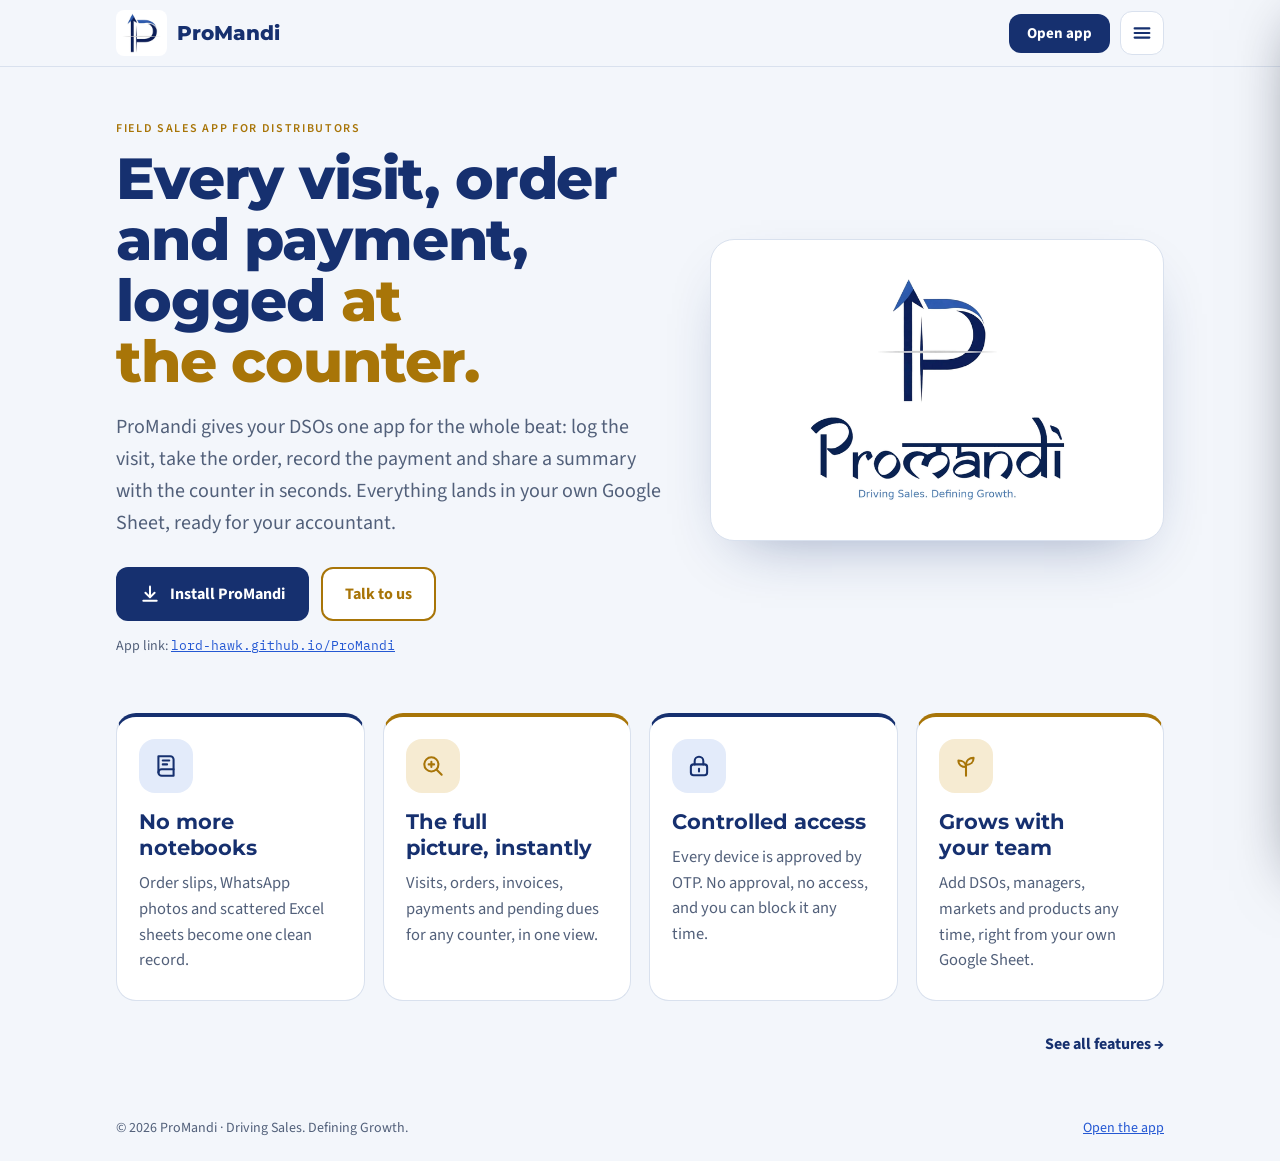
<file: about.html>
<!doctype html>
<html lang="en">
<head>
<meta charset="utf-8">
<meta name="viewport" content="width=device-width, initial-scale=1, viewport-fit=cover">
<meta name="description" content="ProMandi – field sales app for distributors: visits, orders, payments, beat targets and invoices, on your own Google Sheets.">
<style>:root{color-scheme:light;padding-top:env(safe-area-inset-top,0px);padding-bottom:env(safe-area-inset-bottom,0px)}body{margin:0}img,video{max-width:100%}[hidden]{display:none!important}</style>
<title>ProMandi</title>
<link rel="preconnect" href="https://fonts.googleapis.com">
<link rel="preconnect" href="https://fonts.gstatic.com" crossorigin>
<link rel="stylesheet" href="https://fonts.googleapis.com/css2?family=Montserrat:wght@600;700;800&family=Source+Sans+3:wght@400;600;700&family=IBM+Plex+Mono:wght@400;500&display=swap">
<style>
/* Layout: one column of full-width bands; the hero pairs the claim with the live logo animation on a white "card",
   features sit in a two-column ledger, install steps are real numbered sequences, contact closes the page. */
:root{
  --navy:#16306F; --blue:#2458D3; --gold:#A87508; --gold-soft:#F6EBD2;
  --bg:#F3F6FB; --surface:#FFFFFF; --ink:#0E1A33; --muted:#52607A; --line:#D9E1EE; --band:#E7EEF9;
  --ok:#0F7A55;
  --f-display:"Montserrat","Segoe UI",Arial,sans-serif;
  --f-body:"Source Sans 3","Segoe UI",Roboto,Arial,sans-serif;
  --f-mono:"IBM Plex Mono",ui-monospace,Menlo,Consolas,monospace;
}
@media (prefers-color-scheme: dark){:root:not([data-theme="light"]){
  --navy:#9DB8FF; --blue:#7FA2FF; --gold:#E2B24A; --gold-soft:#3A2E14;
  --bg:#0C1324; --surface:#141D33; --ink:#E7ECF7; --muted:#A3AFC8; --line:#27324D; --band:#111A2E; --ok:#4FD1A0; color-scheme:dark}}
:root[data-theme="dark"]{
  --navy:#9DB8FF; --blue:#7FA2FF; --gold:#E2B24A; --gold-soft:#3A2E14;
  --bg:#0C1324; --surface:#141D33; --ink:#E7ECF7; --muted:#A3AFC8; --line:#27324D; --band:#111A2E; --ok:#4FD1A0; color-scheme:dark}

*{box-sizing:border-box}
body{background:var(--bg);color:var(--ink);font:17px/1.6 var(--f-body)}
a{color:var(--blue)}
a:focus-visible,button:focus-visible{outline:3px solid var(--gold);outline-offset:2px}
.wrap{max-width:1080px;margin:0 auto;padding-left:max(16px, env(safe-area-inset-left, 0px));padding-right:max(16px, env(safe-area-inset-right, 0px))}
h1,h2,h3{font-family:var(--f-display);color:var(--navy);text-wrap:balance;margin:0}
h2{font-size:clamp(26px,4vw,36px);line-height:1.15;font-weight:800;letter-spacing:-.01em}
h3{font-size:19px;font-weight:700}
p{margin:0}
.eyebrow{font:600 12px/1 var(--f-body);letter-spacing:.14em;text-transform:uppercase;color:var(--gold)}
.mono{font-family:var(--f-mono);font-size:.92em}
.btn{display:inline-flex;align-items:center;gap:10px;font:700 16px/1 var(--f-body);text-decoration:none;border-radius:12px;padding:15px 22px;border:2px solid transparent}
.btn.primary{background:var(--navy);color:var(--surface)}
.btn.gold{background:var(--surface);color:var(--gold);border-color:var(--gold)}
.btn svg{flex:none}

/* header */
header.top{position:sticky;top:env(safe-area-inset-top,0px);z-index:20;background:var(--bg);border-bottom:1px solid var(--line)}
body::before{content:"";position:fixed;inset:0 0 auto;height:env(safe-area-inset-top,0px);z-index:10;background:var(--bg)}
header.top .wrap{display:flex;align-items:center;justify-content:space-between;gap:16px;padding-block:10px}
.brand{display:flex;align-items:center;gap:10px;text-decoration:none;color:var(--navy);font:800 20px var(--f-display)}
.brand img{height:46px;width:auto;background:#fff;border-radius:8px;padding:3px 5px}
.hdr-acts{display:flex;align-items:center;gap:10px;margin-left:auto}
.menu-btn{width:44px;height:44px;display:grid;place-items:center;border:1px solid var(--line);background:var(--surface);color:var(--navy);border-radius:12px;cursor:pointer;padding:0}
.menu-btn:hover{border-color:var(--navy)}
/* side menu */
.scrim{position:fixed;inset:0;z-index:40;background:rgba(8,15,35,.45);opacity:0;pointer-events:none;transition:opacity .25s}
.scrim.on{opacity:1;pointer-events:auto}
.drawer{position:fixed;top:0;right:0;bottom:0;z-index:41;width:min(320px,86vw);background:var(--surface);border-left:1px solid var(--line);box-shadow:-24px 0 60px -30px rgba(8,15,35,.6);transform:translateX(105%);transition:transform .28s ease;display:flex;flex-direction:column;padding:calc(14px + env(safe-area-inset-top,0px)) 14px calc(14px + env(safe-area-inset-bottom,0px))}
.drawer.on{transform:none}
.drawer .dhead{display:flex;align-items:center;justify-content:space-between;padding:4px 6px 14px;border-bottom:1px solid var(--line)}
.drawer .dhead img{height:52px;width:auto;background:#fff;border-radius:8px;padding:3px 5px}
.drawer nav{display:grid;gap:4px;padding-top:12px}
.drawer nav a{display:flex;align-items:center;justify-content:space-between;padding:13px 14px;border-radius:10px;color:var(--ink);text-decoration:none;font:600 17px var(--f-body)}
.drawer nav a:hover{background:var(--band)}
.drawer nav a[aria-current="page"]{background:var(--navy);color:var(--surface)}
.drawer nav a span{font:500 12px var(--f-mono);opacity:.6}
.drawer .dfoot{margin-top:auto;padding:14px 6px 0;border-top:1px solid var(--line);font-size:14px;color:var(--muted)}
/* one page at a time */
.page{display:none;min-height:70vh}
.page.on{display:block}
@keyframes pgin{from{opacity:0;transform:translateY(6px)}to{opacity:1;transform:none}}
.next{display:flex;justify-content:flex-end}
.next a{font:700 16px var(--f-body);text-decoration:none;color:var(--navy)}
@media (max-width:420px){header.top .btn.primary{padding:10px 12px!important}.brand{font-size:0;gap:0}}

/* hero */
.hero .wrap{display:grid;grid-template-columns:1.1fr .9fr;gap:40px;align-items:center;padding-block:56px 48px}
.hero h1{font-size:clamp(34px,5.6vw,58px);line-height:1.05;font-weight:800;letter-spacing:-.02em}
.hero h1 em{font-style:normal;color:var(--gold)}
.hero .lead{font-size:clamp(17px,2vw,20px);color:var(--muted);max-width:34em;margin-top:18px}
.hero .ctas{display:flex;flex-wrap:wrap;gap:12px;margin-top:28px}
.hero .applink{margin-top:14px;font-size:14px;color:var(--muted)}
.stage{background:#fff;border:1px solid var(--line);border-radius:24px;padding:18px;box-shadow:0 24px 60px -30px rgba(22,48,111,.45);aspect-ratio:3/2;display:flex;align-items:center;justify-content:center;max-width:100%}
.stage video,.stage img{width:100%;height:100%;object-fit:contain;display:block}
@media (max-width:820px){.hero .wrap{grid-template-columns:1fr;padding-block:36px}.stage{order:-1}}

/* proof strip: the real formats the app writes */
.strip{border-block:1px solid var(--line);background:var(--band)}
.strip .wrap{display:grid;grid-template-columns:repeat(4,1fr);gap:16px;padding-block:20px}
.strip div{min-width:0}
.strip b{display:block;font:500 15px var(--f-mono);color:var(--navy);overflow-wrap:anywhere}
.strip span{font-size:14px;color:var(--muted)}
@media (max-width:820px){.strip .wrap{grid-template-columns:1fr 1fr}}

section.block .wrap{padding-block:64px}
.head{display:grid;gap:10px;max-width:46em;margin-bottom:32px}
.head p:not(.eyebrow){color:var(--muted);font-size:18px}

/* features ledger */
.ledger{display:grid;grid-template-columns:1fr 1fr;border-top:2px solid var(--navy)}
.ledger article{padding:22px 24px 24px 0;border-bottom:1px solid var(--line);display:grid;gap:8px;min-width:0}
.ledger article:nth-child(even){padding-left:24px;border-left:1px solid var(--line)}
.ledger p{color:var(--muted)}
.ledger .tag{font:500 13px var(--f-mono);color:var(--gold)}
@media (max-width:720px){.ledger{grid-template-columns:1fr}.ledger article,.ledger article:nth-child(even){padding:20px 0;border-left:0}}

/* summary message + roles */
.split{display:grid;grid-template-columns:1fr 1fr;gap:40px;align-items:start}
@media (max-width:820px){.split{grid-template-columns:1fr}}
.msg{background:var(--surface);border:1px solid var(--line);border-radius:18px;padding:20px 22px;font:14.5px/1.55 var(--f-mono);white-space:pre-wrap;color:var(--ink);box-shadow:0 18px 40px -28px rgba(22,48,111,.5);min-width:0;overflow-wrap:anywhere}
.msg strong{font-weight:500;color:var(--navy)}
.msg .cap{display:block;font:600 12px var(--f-body);letter-spacing:.12em;text-transform:uppercase;color:var(--muted);margin-bottom:10px}
.roles{display:grid;gap:14px}
.role{display:grid;grid-template-columns:auto 1fr;gap:4px 14px;padding:16px 0;border-bottom:1px solid var(--line)}
.role:first-child{border-top:1px solid var(--line)}
.role .who{font:700 15px var(--f-display);color:var(--navy);grid-row:span 2;min-width:150px}
.role p{color:var(--muted);font-size:16px}
@media (max-width:520px){.role{grid-template-columns:1fr}.role .who{grid-row:auto;min-width:0}}

/* install */
.install{background:var(--band);border-block:1px solid var(--line)}
.cols{display:grid;grid-template-columns:repeat(3,1fr);gap:20px}
@media (max-width:900px){.cols{grid-template-columns:1fr}}
.panel{background:var(--surface);border:1px solid var(--line);border-radius:16px;padding:22px;min-width:0}
.panel h3{display:flex;align-items:center;gap:10px;margin-bottom:12px}
.panel h3 small{font:500 12px var(--f-mono);color:var(--muted);font-weight:500}
ol.steps{margin:0;padding-left:22px;display:grid;gap:9px}
ol.steps li::marker{font-family:var(--f-mono);color:var(--gold)}
.note{margin-top:14px;font-size:15px;color:var(--muted)}
.reg{margin-top:20px}
.reg dl{margin:0;display:grid;gap:12px}
.reg dt{font-weight:700;color:var(--navy)}
.reg dd{margin:2px 0 0;color:var(--muted)}

/* pricing + creator */
.pricing{display:flex;flex-wrap:wrap;gap:24px;align-items:center;justify-content:space-between;background:var(--surface);border:1px solid var(--line);border-left:6px solid var(--gold);border-radius:16px;padding:26px 28px}
.pricing p{color:var(--muted);max-width:40em}
.creator{display:grid;grid-template-columns:auto 1fr;gap:28px;align-items:center}
.mono-avatar{width:120px;height:120px;border-radius:50%;background:var(--navy);color:var(--surface);display:grid;place-items:center;font:800 40px var(--f-display);letter-spacing:.02em}
.creator dl{display:grid;grid-template-columns:max-content 1fr;gap:6px 18px;margin:14px 0 0}
.creator dt{color:var(--muted);font-size:15px}
.creator dd{margin:0;font-weight:600;min-width:0}
@media (max-width:620px){.creator{grid-template-columns:1fr}.creator dl{grid-template-columns:1fr}.creator dt{margin-top:6px}}

/* contact */
.contact{background:var(--navy);color:var(--surface)}
:root .contact h2{color:var(--surface)}
.contact .wrap{padding-block:56px}
.contact .grid{display:grid;grid-template-columns:repeat(auto-fit,minmax(min(100%,240px),1fr));gap:16px;margin-top:26px}
.card{background:color-mix(in srgb,var(--surface) 10%,transparent);border:1px solid color-mix(in srgb,var(--surface) 25%,transparent);border-radius:14px;padding:16px;display:grid;gap:6px;min-width:0}
.card span{font-size:13px;letter-spacing:.1em;text-transform:uppercase;opacity:.8}
.card b{font:500 15.5px var(--f-mono);overflow-wrap:break-word;word-break:break-word;user-select:all}
.card .acts{display:flex;gap:8px;flex-wrap:wrap;margin-top:4px}
.card a,.card button{font:600 14px var(--f-body);color:var(--navy);background:var(--surface);border:0;border-radius:8px;padding:7px 12px;text-decoration:none;cursor:pointer}
footer{padding-block:22px;color:var(--muted);font-size:14px}
footer .wrap{display:flex;flex-wrap:wrap;gap:10px;justify-content:space-between}
.toast{position:fixed;left:50%;bottom:calc(20px + env(safe-area-inset-bottom,0px));transform:translateX(-50%);background:var(--ink);color:var(--bg);padding:10px 16px;border-radius:99px;font-weight:600;opacity:0;transition:opacity .2s;pointer-events:none}
.toast.show{opacity:1}
@media (prefers-reduced-motion:reduce){*{transition:none!important}}

/* features gallery: real app screens with one-line captions */
.gallery{display:grid;grid-template-columns:repeat(4,minmax(0,1fr));gap:34px 26px}
@media (max-width:980px){.gallery{grid-template-columns:repeat(2,minmax(0,1fr))}}
.shot{margin:0;display:grid;gap:12px;min-width:0;align-content:start;align-self:start}
.phone{background:#0E1A33;border-radius:30px;padding:8px;box-shadow:0 26px 50px -30px rgba(22,48,111,.6);transition:transform .2s}
.phone img{display:block;width:100%;height:auto;border-radius:23px;aspect-ratio:540/900;object-fit:cover;object-position:top}
.shot:hover .phone{transform:translateY(-4px)}
.shot figcaption{display:grid;gap:2px;padding-inline:4px}
.shot figcaption .tag{font:500 12px var(--f-mono);color:var(--gold);letter-spacing:.04em}
.shot figcaption b{font:700 17px var(--f-display);color:var(--navy)}
.shot figcaption span:not(.tag){color:var(--muted);font-size:15px;line-height:1.4}
.swipe{display:none}
.roles2{display:grid;grid-template-columns:minmax(0,1.1fr) minmax(0,1fr);gap:40px;align-items:center}
.duo{display:grid;grid-template-columns:1fr 1fr;gap:20px}
.duo figcaption{text-align:center}
.chips{list-style:none;margin:0;padding:0;display:grid;gap:12px}
.chips li{display:grid;gap:2px;background:var(--surface);border:1px solid var(--line);border-left:5px solid var(--navy);border-radius:12px;padding:14px 16px}
.chips b{font:700 16px var(--f-display);color:var(--navy)}
.chips span{color:var(--muted);font-size:15px}
@media (max-width:820px){.roles2{grid-template-columns:1fr}}
@media (max-width:720px){
  .swipe{display:block;font-size:15px!important;color:var(--gold)!important;font-weight:600}
  .gallery{display:flex;overflow-x:auto;scroll-snap-type:x mandatory;gap:16px;margin-inline:calc(-1 * max(16px, env(safe-area-inset-left, 0px)));padding:4px max(16px, env(safe-area-inset-left, 0px)) 18px;scrollbar-width:none}
  .gallery::-webkit-scrollbar{display:none}
  .gallery .shot{flex:0 0 68%;scroll-snap-align:center}
}

/* install page: device tabs + picture steps */
.ptabs{display:inline-flex;gap:6px;background:var(--surface);border:1px solid var(--line);border-radius:14px;padding:5px;margin-bottom:26px;flex-wrap:wrap}
.ptabs button{border:0;background:none;font:700 15px var(--f-body);color:var(--muted);padding:10px 16px;border-radius:10px;cursor:pointer}
.ptabs button[aria-selected="true"]{background:var(--navy);color:var(--surface)}
.gallery.steps3{grid-template-columns:repeat(3,minmax(0,1fr))}
.gallery.steps3 .phone{max-width:280px;width:100%;justify-self:center}
.gallery.steps3 .shot{justify-items:center;text-align:center}.gallery.steps3 .laptop{width:100%}
.laptop{background:#0E1A33;border-radius:14px;padding:8px;box-shadow:0 26px 50px -30px rgba(22,48,111,.6)}
.laptop img{display:block;width:100%;height:auto;border-radius:8px;aspect-ratio:8/5}
.install .note{margin-top:18px}
.reg-chips{margin-top:30px;grid-template-columns:1fr 1fr}
@media (max-width:820px){.reg-chips{grid-template-columns:1fr}}
@media (max-width:980px){.gallery.steps3{grid-template-columns:repeat(3,minmax(0,1fr))}}
@media (max-width:720px){.gallery.steps3 .shot{flex:0 0 68%}.pset[data-p="pc"] .gallery .shot{flex:0 0 86%}}

/* home: benefit cards (replaces the old format strip) */
.benefits .wrap{display:grid;grid-template-columns:repeat(4,minmax(0,1fr));gap:18px;padding-block:8px 8px}
.ben{background:var(--surface);border:1px solid var(--line);border-top:4px solid var(--navy);border-radius:20px;padding:22px 22px 26px;display:grid;gap:10px;align-content:start}
.ben:nth-child(even){border-top-color:var(--gold)}
.ben-ic{width:54px;height:54px;border-radius:16px;display:grid;place-items:center;margin-bottom:6px}
.ben-ic.n{background:#E3EBFA;color:var(--navy)}
.ben-ic.g{background:var(--gold-soft);color:var(--gold)}
.ben h3{font:700 clamp(19px,2.2vw,21px)/1.25 var(--f-display);color:var(--navy)}
.ben p{color:var(--muted);font-size:16.5px;line-height:1.55}
@media (max-width:980px){.benefits .wrap{grid-template-columns:repeat(2,minmax(0,1fr))}}
@media (max-width:560px){.benefits .wrap{grid-template-columns:1fr;gap:16px}}
</style>

</head>
<body>
<header class="top">
  <div class="wrap">
    <a class="brand" href="#home"><img src="site/6c8262ee4f.png" alt="ProMandi">ProMandi</a>
    <div class="hdr-acts">
      <a class="btn primary" href="https://lord-hawk.github.io/ProMandi" target="_blank" rel="noopener" style="padding:10px 16px;font-size:15px">Open app</a>
      <button class="menu-btn" id="menuBtn" type="button" aria-label="Open menu" aria-controls="drawer" aria-expanded="false">
        <svg width="22" height="22" viewBox="0 0 24 24" fill="none" stroke="currentColor" stroke-width="2.4" stroke-linecap="round" aria-hidden="true"><path d="M4 7h16M4 12h16M4 17h16"/></svg>
      </button>
    </div>
  </div>
</header>
<div class="scrim" id="scrim"></div>
<aside class="drawer" id="drawer" aria-label="Menu" aria-hidden="true">
  <div class="dhead"><img src="site/6c8262ee4f.png" alt="ProMandi">
    <button class="menu-btn" id="menuClose" type="button" aria-label="Close menu"><svg width="20" height="20" viewBox="0 0 24 24" fill="none" stroke="currentColor" stroke-width="2.4" stroke-linecap="round" aria-hidden="true"><path d="M6 6l12 12M18 6 6 18"/></svg></button></div>
  <nav aria-label="Pages">
    <a href="#home">Home <span>01</span></a>
    <a href="#features">Features <span>02</span></a>
    <a href="#install">Install <span>03</span></a>
    <a href="#pricing">Pricing <span>04</span></a>
    <a href="#creator">Creator <span>05</span></a>
    <a href="#contact">Contact <span>06</span></a>
  </nav>
  <div class="dfoot">Driving Sales. Defining Growth.</div>
</aside>
<main id="pages">

<div class="page" data-page="home" data-title="Home">
<section class="hero">
  <div class="wrap">
    <div>
      <p class="eyebrow">Field sales app for distributors</p>
      <h1 style="margin-top:14px">Every visit, order and payment, logged <em>at the counter.</em></h1>
      <p class="lead">ProMandi gives your DSOs one app for the whole beat: log the visit, take the order, record the payment and share a summary with the counter in seconds. Everything lands in your own Google Sheet, ready for your accountant.</p>
      <div class="ctas">
        <a class="btn primary" href="https://lord-hawk.github.io/ProMandi" target="_blank" rel="noopener">
          <svg width="20" height="20" viewBox="0 0 24 24" fill="none" stroke="currentColor" stroke-width="2.4" stroke-linecap="round" stroke-linejoin="round" aria-hidden="true"><path d="M12 3v12"/><path d="M6.5 10.5 12 16l5.5-5.5"/><path d="M4 20h16"/></svg>
          Install ProMandi</a>
        <a class="btn gold" href="#contact">Talk to us</a>
      </div>
      <p class="applink">App link: <a class="mono" href="https://lord-hawk.github.io/ProMandi" target="_blank" rel="noopener">lord-hawk.github.io/ProMandi</a></p>
    </div>
    <div class="stage">
      <video src="site/0efb64f281.mp4" poster="site/91d44da412.png" autoplay muted loop playsinline aria-label="ProMandi logo animation"></video>
    </div>
  </div>
</section>

<section class="benefits" aria-label="Why ProMandi">
  <div class="wrap">
    <article class="ben"><span class="ben-ic n"><svg width="26" height="26" viewBox="0 0 24 24" fill="none" stroke="currentColor" stroke-width="1.9" stroke-linecap="round" stroke-linejoin="round" aria-hidden="true"><path d="M5 3h11a3 3 0 0 1 3 3v15H8a3 3 0 0 1-3-3z"/><path d="M5 18a3 3 0 0 1 3-3h11"/><path d="M9 7h6M9 10.5h4"/></svg></span><h3>No more notebooks</h3><p>Order slips, WhatsApp photos and scattered Excel sheets become one clean record.</p></article>
    <article class="ben"><span class="ben-ic g"><svg width="26" height="26" viewBox="0 0 24 24" fill="none" stroke="currentColor" stroke-width="1.9" stroke-linecap="round" stroke-linejoin="round" aria-hidden="true"><circle cx="10.5" cy="10.5" r="6.5"/><path d="m20 20-4.6-4.6"/><path d="M8 10.5h5M10.5 8v5"/></svg></span><h3>The full picture, instantly</h3><p>Visits, orders, invoices, payments and pending dues for any counter, in one view.</p></article>
    <article class="ben"><span class="ben-ic n"><svg width="26" height="26" viewBox="0 0 24 24" fill="none" stroke="currentColor" stroke-width="1.9" stroke-linecap="round" stroke-linejoin="round" aria-hidden="true"><rect x="4.5" y="10.5" width="15" height="10" rx="2.5"/><path d="M8 10.5V7.5a4 4 0 0 1 8 0v3"/><path d="M12 14.5v2.5"/></svg></span><h3>Controlled access</h3><p>Every device is approved by OTP. No approval, no access, and you can block it any time.</p></article>
    <article class="ben"><span class="ben-ic g"><svg width="26" height="26" viewBox="0 0 24 24" fill="none" stroke="currentColor" stroke-width="1.9" stroke-linecap="round" stroke-linejoin="round" aria-hidden="true"><path d="M12 21V11"/><path d="M12 13c0-4-3-6-7-6 0 4 3 6 7 6z"/><path d="M12 11c0-4 3-6.5 7-6.5 0 4-3 6.5-7 6.5z"/></svg></span><h3>Grows with your team</h3><p>Add DSOs, managers, markets and products any time, right from your own Google Sheet.</p></article>
  </div>
</section>

<div class="block" style="padding:0"><div class="wrap next" style="padding-block:24px 40px"><a href="#features">See all features →</a></div></div>
</div>

<div class="page" data-page="features" data-title="Features">
<section class="block">
  <div class="wrap">
    <div class="head">
      <p class="eyebrow">What it does</p>
      <h2>See it in action</h2>
      <p class="swipe">Swipe to see more →</p>
    </div>
    <div class="gallery">
      <figure class="shot"><div class="phone"><img src="site/41aca13bf5.webp" alt="Visit in a few taps screen" loading="lazy" width="540" height="900"></div>
        <figcaption><span class="tag">Log Visits</span><b>Visit in a few taps</b><span>Beat, market, counter – all from lists.</span></figcaption></figure>
      <figure class="shot"><div class="phone"><img src="site/fb87c2b8ea.webp" alt="Products & rates screen" loading="lazy" width="540" height="900"></div>
        <figcaption><span class="tag">Orders</span><b>Products & rates</b><span>Pick the product; the rate fills itself.</span></figcaption></figure>
      <figure class="shot"><div class="phone"><img src="site/ac517533a1.webp" alt="WhatsApp summary screen" loading="lazy" width="540" height="900"></div>
        <figcaption><span class="tag">Share</span><b>WhatsApp summary</b><span>Copy or share – with today’s team totals.</span></figcaption></figure>
      <figure class="shot"><div class="phone"><img src="site/fa66941568.webp" alt="Start the day screen" loading="lazy" width="540" height="900"></div>
        <figcaption><span class="tag">Check In</span><b>Start the day</b><span>Time, location and today’s beat.</span></figcaption></figure>
      <figure class="shot"><div class="phone"><img src="site/3043c84d9c.webp" alt="Fix a mistake screen" loading="lazy" width="540" height="900"></div>
        <figcaption><span class="tag">Previous Entries</span><b>Fix a mistake</b><span>View or edit today’s entries.</span></figcaption></figure>
      <figure class="shot"><div class="phone"><img src="site/6f86ea7509.webp" alt="The day on a map screen" loading="lazy" width="540" height="900"></div>
        <figcaption><span class="tag">Check Out</span><b>The day on a map</b><span>Every stop, pinned in order.</span></figcaption></figure>
      <figure class="shot"><div class="phone"><img src="site/e00f286d79.webp" alt="One file for the day screen" loading="lazy" width="540" height="900"></div>
        <figcaption><span class="tag">Day End PDF</span><b>One file for the day</b><span>Map, order &amp; payment report, every entry.</span></figcaption></figure>
      <figure class="shot"><div class="phone"><img src="site/20c2ab8e43.webp" alt="Target vs achieved screen" loading="lazy" width="540" height="900"></div>
        <figcaption><span class="tag">Beat Targets</span><b>Target vs achieved</b><span>Every market, this month.</span></figcaption></figure>
      <figure class="shot"><div class="phone"><img src="site/1f46b67273.webp" alt="Who still owes screen" loading="lazy" width="540" height="900"></div>
        <figcaption><span class="tag">Payments Pending</span><b>Who still owes</b><span>Pending money, counter by counter.</span></figcaption></figure>
      <figure class="shot"><div class="phone"><img src="site/a71a6b5552.webp" alt="Full counter history screen" loading="lazy" width="540" height="900"></div>
        <figcaption><span class="tag">Counter Search</span><b>Full counter history</b><span>Orders, invoices, payments – instantly.</span></figcaption></figure>
      <figure class="shot"><div class="phone"><img src="site/df019cffe7.webp" alt="Everyone’s work, in view screen" loading="lazy" width="540" height="900"></div>
        <figcaption><span class="tag">Head of Operations</span><b>Everyone’s work, in view</b><span>The technical side of each person’s day.</span></figcaption></figure>
      <figure class="shot"><div class="phone"><img src="site/2269cdb555.webp" alt="Any day, any dates screen" loading="lazy" width="540" height="900"></div>
        <figcaption><span class="tag">Summaries</span><b>Any day, any dates</b><span>General PDF or End Day report.</span></figcaption></figure>
      <figure class="shot"><div class="phone"><img src="site/6f134ccd02.webp" alt="Profit, day to year screen" loading="lazy" width="540" height="900"></div>
        <figcaption><span class="tag">Profit and Loss</span><b>Profit, day to year</b><span>Sale vs buy, in- or ex-GST.</span></figcaption></figure>
      <figure class="shot"><div class="phone"><img src="site/ac02d21274.webp" alt="Profit per product screen" loading="lazy" width="540" height="900"></div>
        <figcaption><span class="tag">By Product</span><b>Profit per product</b><span>Spot the low-margin items.</span></figcaption></figure>
      <figure class="shot"><div class="phone"><img src="site/964324a366.webp" alt="Works without signal screen" loading="lazy" width="540" height="900"></div>
        <figcaption><span class="tag">Offline</span><b>Works without signal</b><span>Saves now, uploads by itself later.</span></figcaption></figure>
      <figure class="shot"><div class="phone"><img src="site/75df21e6e8.webp" alt="You approve every device screen" loading="lazy" width="540" height="900"></div>
        <figcaption><span class="tag">Control</span><b>You approve every device</b><span>OTP to the Head; block any time.</span></figcaption></figure>
    </div>
  </div>
</section>

<section class="block" style="padding-top:0">
  <div class="wrap">
    <div class="head" style="margin-bottom:22px"><p class="eyebrow">One app, four roles</p><h2>Each person sees only their job</h2></div>
    <div class="roles2">
      <div class="duo">
        <figure class="shot"><div class="phone"><img src="site/93ddbb02fa.webp" alt="DSO home screen" loading="lazy" width="540" height="900"></div><figcaption><b>DSO home</b></figcaption></figure>
        <figure class="shot"><div class="phone"><img src="site/08e3078b2c.webp" alt="Accountant home screen" loading="lazy" width="540" height="900"></div><figcaption><b>Accountant home</b></figcaption></figure>
      </div>
      <ul class="chips">
        <li><b>DSO</b><span>Check In, visits, orders, payments, Check Out</span></li>
        <li><b>Manager</b><span>Field work, every DSO's beats, Profit and Loss</span></li>
        <li><b>Head of Operations</b><span>Approves the team, sees the technical side of everyone's work, summaries, Profit and Loss</span></li>
        <li><b>Accountant</b><span>Inward &amp; outward invoices</span></li>
      </ul>
    </div>
  </div>
</section>
<div class="block"><div class="wrap next" style="padding-block:0 48px"><a href="#install">How to install →</a></div></div>
</div>

<div class="page" data-page="install" data-title="Install">
<section class="block install">
  <div class="wrap">
    <div class="head">
      <p class="eyebrow">Get started</p>
      <h2>Install in under a minute</h2>
      <p>No app store. Open <a class="mono" href="https://lord-hawk.github.io/ProMandi" target="_blank" rel="noopener">lord-hawk.github.io/ProMandi</a></p>
    </div>
    <div class="ptabs" role="tablist" aria-label="Device">
      <button type="button" role="tab" data-p="android" aria-selected="true">Android</button>
      <button type="button" role="tab" data-p="ios" aria-selected="false">iPhone</button>
      <button type="button" role="tab" data-p="pc" aria-selected="false">Laptop / PC</button>
    </div>
    <div class="pset" data-p="android"><div class="gallery steps4"><figure class="shot"><div class="phone"><img src="site/ab279012c3.webp" alt="Open the link in Chrome" loading="lazy" width="540" height="900"></div><figcaption><span class="tag">Step 1</span><b>Open the link in Chrome</b></figcaption></figure>
<figure class="shot"><div class="phone"><img src="site/cc6cc24627.webp" alt="Tap “Install as Mobile App”" loading="lazy" width="540" height="900"></div><figcaption><span class="tag">Step 2</span><b>Tap “Install as Mobile App”</b></figcaption></figure>
<figure class="shot"><div class="phone"><img src="site/ae792c0fc8.webp" alt="Tap Install" loading="lazy" width="540" height="900"></div><figcaption><span class="tag">Step 3</span><b>Tap Install</b></figcaption></figure>
<figure class="shot"><div class="phone"><img src="site/387459e5f8.webp" alt="Open it from your home screen" loading="lazy" width="540" height="900"></div><figcaption><span class="tag">Step 4</span><b>Open it from your home screen</b></figcaption></figure></div></div>
    <div class="pset" data-p="ios" hidden><div class="gallery steps4"><figure class="shot"><div class="phone"><img src="site/f1be19d0a5.webp" alt="Open the link in Safari" loading="lazy" width="540" height="900"></div><figcaption><span class="tag">Step 1</span><b>Open the link in Safari</b></figcaption></figure>
<figure class="shot"><div class="phone"><img src="site/6d0ff5fcb6.webp" alt="Tap Share" loading="lazy" width="540" height="900"></div><figcaption><span class="tag">Step 2</span><b>Tap Share</b></figcaption></figure>
<figure class="shot"><div class="phone"><img src="site/d95167ac5e.webp" alt="Tap “Add to Home Screen”" loading="lazy" width="540" height="900"></div><figcaption><span class="tag">Step 3</span><b>Tap “Add to Home Screen”</b></figcaption></figure>
<figure class="shot"><div class="phone"><img src="site/9a15c5eb9e.webp" alt="Tap Add" loading="lazy" width="540" height="900"></div><figcaption><span class="tag">Step 4</span><b>Tap Add</b></figcaption></figure></div><p class="note">Use Safari – Chrome on iPhone can’t install.</p></div>
    <div class="pset" data-p="pc" hidden><div class="gallery steps3"><figure class="shot"><div class="laptop"><img src="site/55ebc3f678.webp" alt="Click the install icon" loading="lazy" width="800" height="500"></div><figcaption><span class="tag">Step 1</span><b>Click the install icon</b></figcaption></figure>
<figure class="shot"><div class="laptop"><img src="site/fd1894bb4e.webp" alt="Click Install" loading="lazy" width="800" height="500"></div><figcaption><span class="tag">Step 2</span><b>Click Install</b></figcaption></figure>
<figure class="shot"><div class="laptop"><img src="site/80097efe7d.webp" alt="Opens in its own window" loading="lazy" width="800" height="500"></div><figcaption><span class="tag">Step 3</span><b>Opens in its own window</b></figcaption></figure></div><p class="note">Chrome or Edge.</p></div>

    <div class="head" style="margin:56px 0 22px"><p class="eyebrow">Then, once</p><h2>Register your device</h2></div>
    <div class="gallery steps3">
      <figure class="shot"><div class="phone"><img src="site/e779671e57.webp" alt="Registration form" loading="lazy" width="540" height="900"></div><figcaption><span class="tag">Step 1</span><b>Fill in your details</b></figcaption></figure>
      <figure class="shot"><div class="phone"><img src="site/68cdcdb532.webp" alt="OTP screen" loading="lazy" width="540" height="900"></div><figcaption><span class="tag">Step 2</span><b>Enter the OTP</b></figcaption></figure>
      <figure class="shot"><div class="phone"><img src="site/6fdd854dcf.webp" alt="Device registered" loading="lazy" width="540" height="900"></div><figcaption><span class="tag">Step 3</span><b>Done – tap Next</b></figcaption></figure>
    </div>
    <ul class="chips reg-chips">
      <li><b>DSO, Manager, Accountant</b><span>OTP goes to your Head of Operations</span></li>
      <li><b>Head of Operations</b><span>Share your records sheet; OTP goes to the ProMandi owner</span></li>
    </ul>
  </div>
</section>
</div>

<div class="page" data-page="pricing" data-title="Pricing">
<section class="block">
  <div class="wrap">
    <div class="pricing">
      <div style="display:grid;gap:8px;min-width:0">
        <p class="eyebrow">For your company</p>
        <h2 style="font-size:clamp(22px,3vw,28px)">Pricing that fits your team</h2>
        <p>Plans depend on the size of your team and how you work. ProMandi runs on your company's own Google Sheets, so your records stay yours. Get in touch for a quote and a demo.</p>
      </div>
      <a class="btn primary" href="#contact">Ask for a quote</a>
    </div>
  </div>
</section>

</div>

<div class="page" data-page="creator" data-title="Creator">
<section class="block">
  <div class="wrap">
    <div class="head"><p class="eyebrow">Know the creator</p><h2>Designed and built by Proteep Mitra</h2></div>
    <div class="creator">
      <div class="mono-avatar" aria-hidden="true">PM</div>
      <div>
        <p style="color:var(--muted);max-width:40em">Proteep designed ProMandi from the ground up, from the visit and order forms to the Google Sheets backend, offline syncing and the reports, around the day-to-day work of distributor sales teams.</p>
        <dl>
          <dt>Education</dt><dd>BSc Statistics (Honours), 1st year</dd>
          <dt>College</dt><dd>St. Xavier's College, Kolkata</dd>
          <dt>Based in</dt><dd>Kolkata, India</dd>
          <dt>LinkedIn</dt><dd><a href="https://www.linkedin.com/in/proteep-mitra-216b6b331" target="_blank" rel="noopener">Proteep Mitra</a></dd>
        </dl>
      </div>
    </div>
  </div>
</section>

</div>

<div class="page" data-page="contact" data-title="Contact">
<section class="contact">
  <div class="wrap">
    <p class="eyebrow" style="color:var(--gold-soft)">Contact</p>
    <h2 style="margin-top:10px">Want ProMandi for your team?</h2>
    <p style="opacity:.85;margin-top:8px;max-width:40em">Call, message or email for a demo, pricing or help with setup.</p>
    <div class="grid">
      <div class="card"><span>Phone / WhatsApp</span><b>+91 91432 45191</b>
        <div class="acts"><button type="button" data-copy="+91 91432 45191">Copy</button><a href="https://wa.me/919143245191" target="_blank" rel="noopener">WhatsApp</a></div></div>
      <div class="card"><span>Email</span><b>owner.proaxis@gmail.com</b>
        <div class="acts"><button type="button" data-copy="owner.proaxis@gmail.com">Copy</button></div></div>
      <div class="card"><span>City</span><b>Kolkata, India</b></div>
      <div class="card"><span>LinkedIn</span><b>Proteep Mitra</b>
        <div class="acts"><a href="https://www.linkedin.com/in/proteep-mitra-216b6b331" target="_blank" rel="noopener">View profile</a></div></div>
    </div>
  </div>
</section>

</div>
</main>

<footer><div class="wrap"><span>© 2026 ProMandi · Driving Sales. Defining Growth.</span><a href="https://lord-hawk.github.io/ProMandi" target="_blank" rel="noopener">Open the app</a></div></footer>
<div class="toast" id="toast" role="status"></div>
<script>
/* install page: Android / iPhone / Laptop tabs, starting on the visitor's own device */
(function () {
  var tabs = [].slice.call(document.querySelectorAll('.ptabs button')), sets = [].slice.call(document.querySelectorAll('.pset'));
  function pick(p) { tabs.forEach(function (t) { t.setAttribute('aria-selected', t.dataset.p === p ? 'true' : 'false'); }); sets.forEach(function (s) { s.hidden = s.dataset.p !== p; }); }
  tabs.forEach(function (t) { t.addEventListener('click', function () { pick(t.dataset.p); }); });
  var ua = navigator.userAgent || '';
  pick(/iPhone|iPad|iPod/.test(ua) || (navigator.platform === 'MacIntel' && navigator.maxTouchPoints > 1) ? 'ios' : /Android|Mobile/.test(ua) ? 'android' : 'pc');
})();
</script>

<script>
/* pages + side menu: each menu item shows one page; the address (#features …) keeps Back/Forward and shared links working */
(function () {
  var pages = [].slice.call(document.querySelectorAll('.page')), names = pages.map(function (p) { return p.dataset.page; });
  var drawer = document.getElementById('drawer'), scrim = document.getElementById('scrim'), btn = document.getElementById('menuBtn');
  function open() { drawer.classList.add('on'); scrim.classList.add('on'); drawer.setAttribute('aria-hidden', 'false'); btn.setAttribute('aria-expanded', 'true'); var a = drawer.querySelector('[aria-current]') || drawer.querySelector('nav a'); a && a.focus(); }
  function close() { drawer.classList.remove('on'); scrim.classList.remove('on'); drawer.setAttribute('aria-hidden', 'true'); btn.setAttribute('aria-expanded', 'false'); }
  btn.addEventListener('click', open);
  document.getElementById('menuClose').addEventListener('click', function () { close(); btn.focus(); });
  scrim.addEventListener('click', close);
  document.addEventListener('keydown', function (e) { if (e.key === 'Escape' && drawer.classList.contains('on')) { close(); btn.focus(); } });
  function show() {
    var name = (location.hash || '#home').slice(1); if (names.indexOf(name) < 0) name = 'home';
    pages.forEach(function (p) { p.classList.toggle('on', p.dataset.page === name); });
    drawer.querySelectorAll('nav a').forEach(function (a) { if (a.getAttribute('href') === '#' + name) a.setAttribute('aria-current', 'page'); else a.removeAttribute('aria-current'); });
    var pg = pages[names.indexOf(name)];
    document.title = name === 'home' ? 'ProMandi' : pg.dataset.title + ' · ProMandi';
    close(); window.scrollTo(0, 0);
  }
  window.addEventListener('hashchange', show);
  show();
})();
</script>

<script>
(function () {
  var t = document.getElementById('toast'), timer;
  function say(m) { t.textContent = m; t.classList.add('show'); clearTimeout(timer); timer = setTimeout(function () { t.classList.remove('show'); }, 1800); }
  document.querySelectorAll('[data-copy]').forEach(function (b) {
    b.addEventListener('click', function () {
      var v = b.getAttribute('data-copy');
      function fallback() { var s = window.getSelection(), r = document.createRange(); r.selectNodeContents(b.closest('.card').querySelector('b')); s.removeAllRanges(); s.addRange(r); say('Selected – press copy'); }
      try { navigator.clipboard.writeText(v).then(function () { say('Copied ' + v); }, fallback); } catch (e) { fallback(); }
    });
  });
})();
</script>

</body>
</html>
</file>
